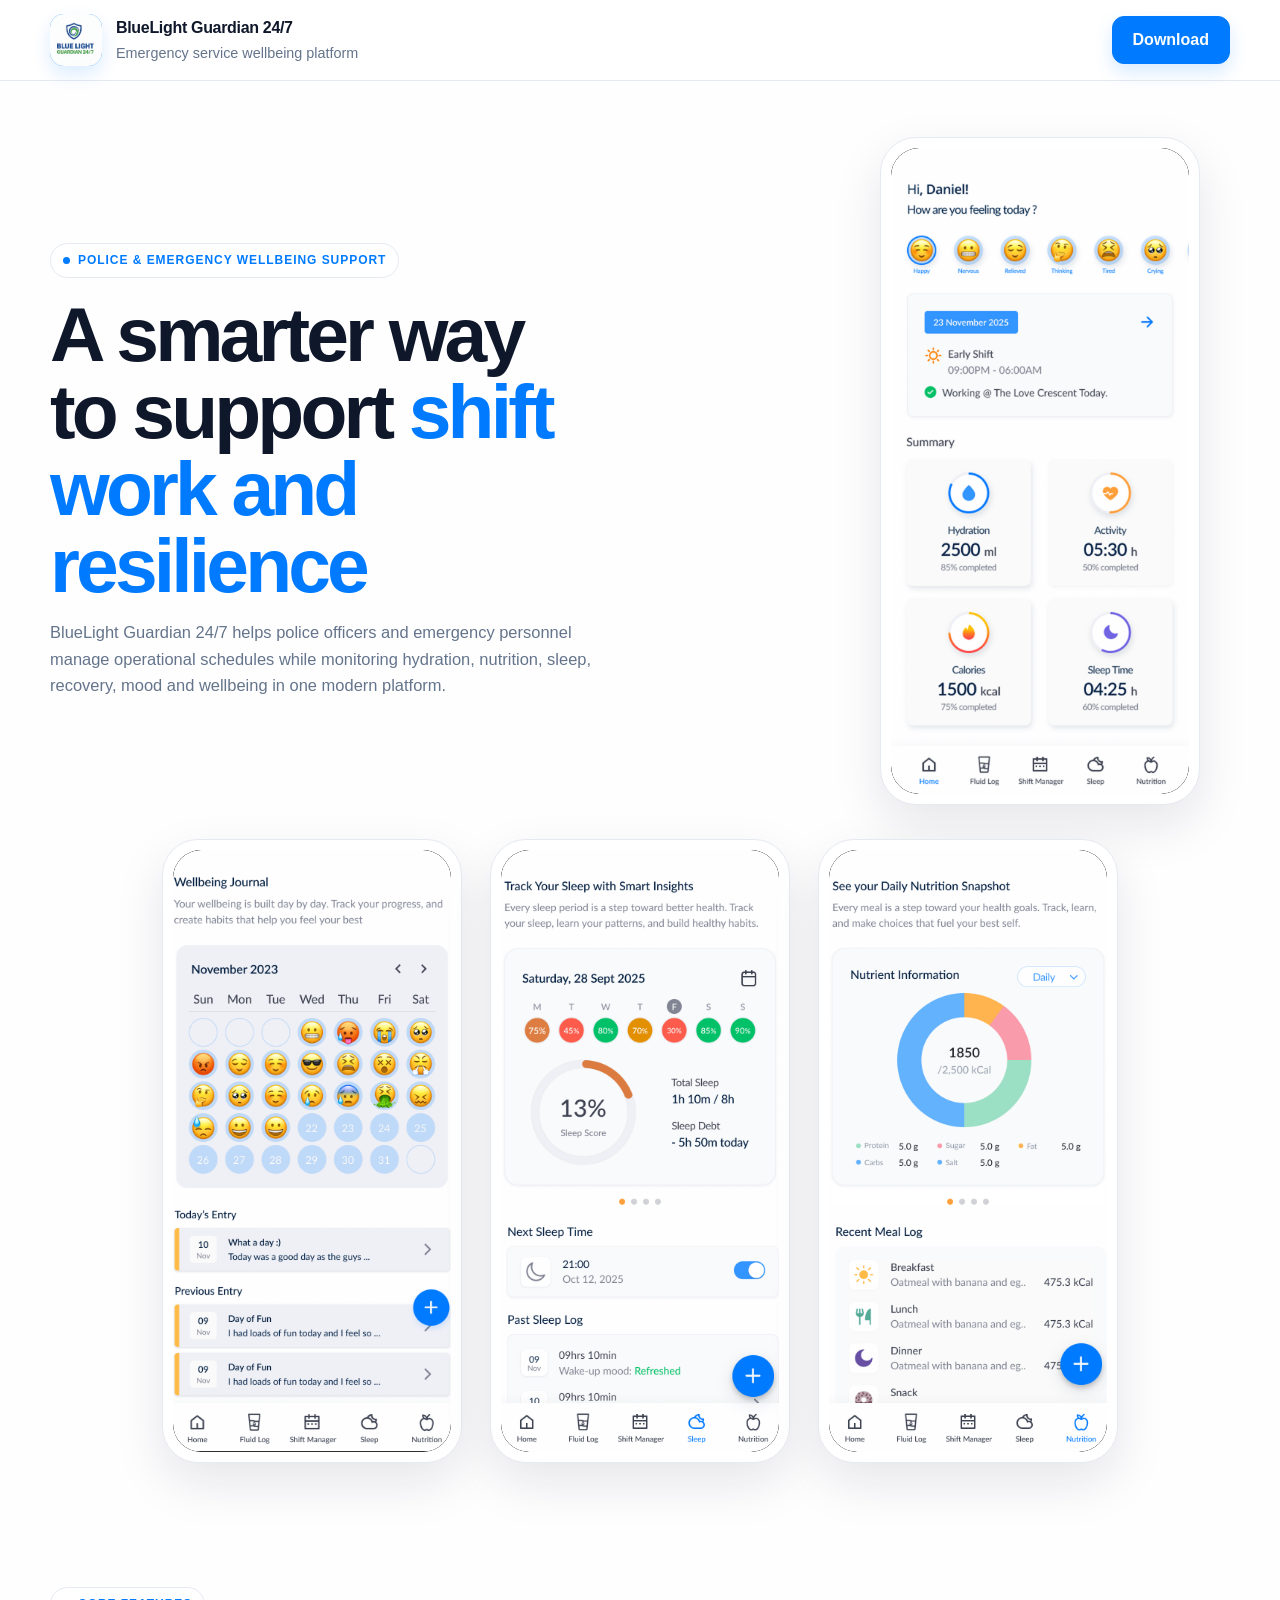
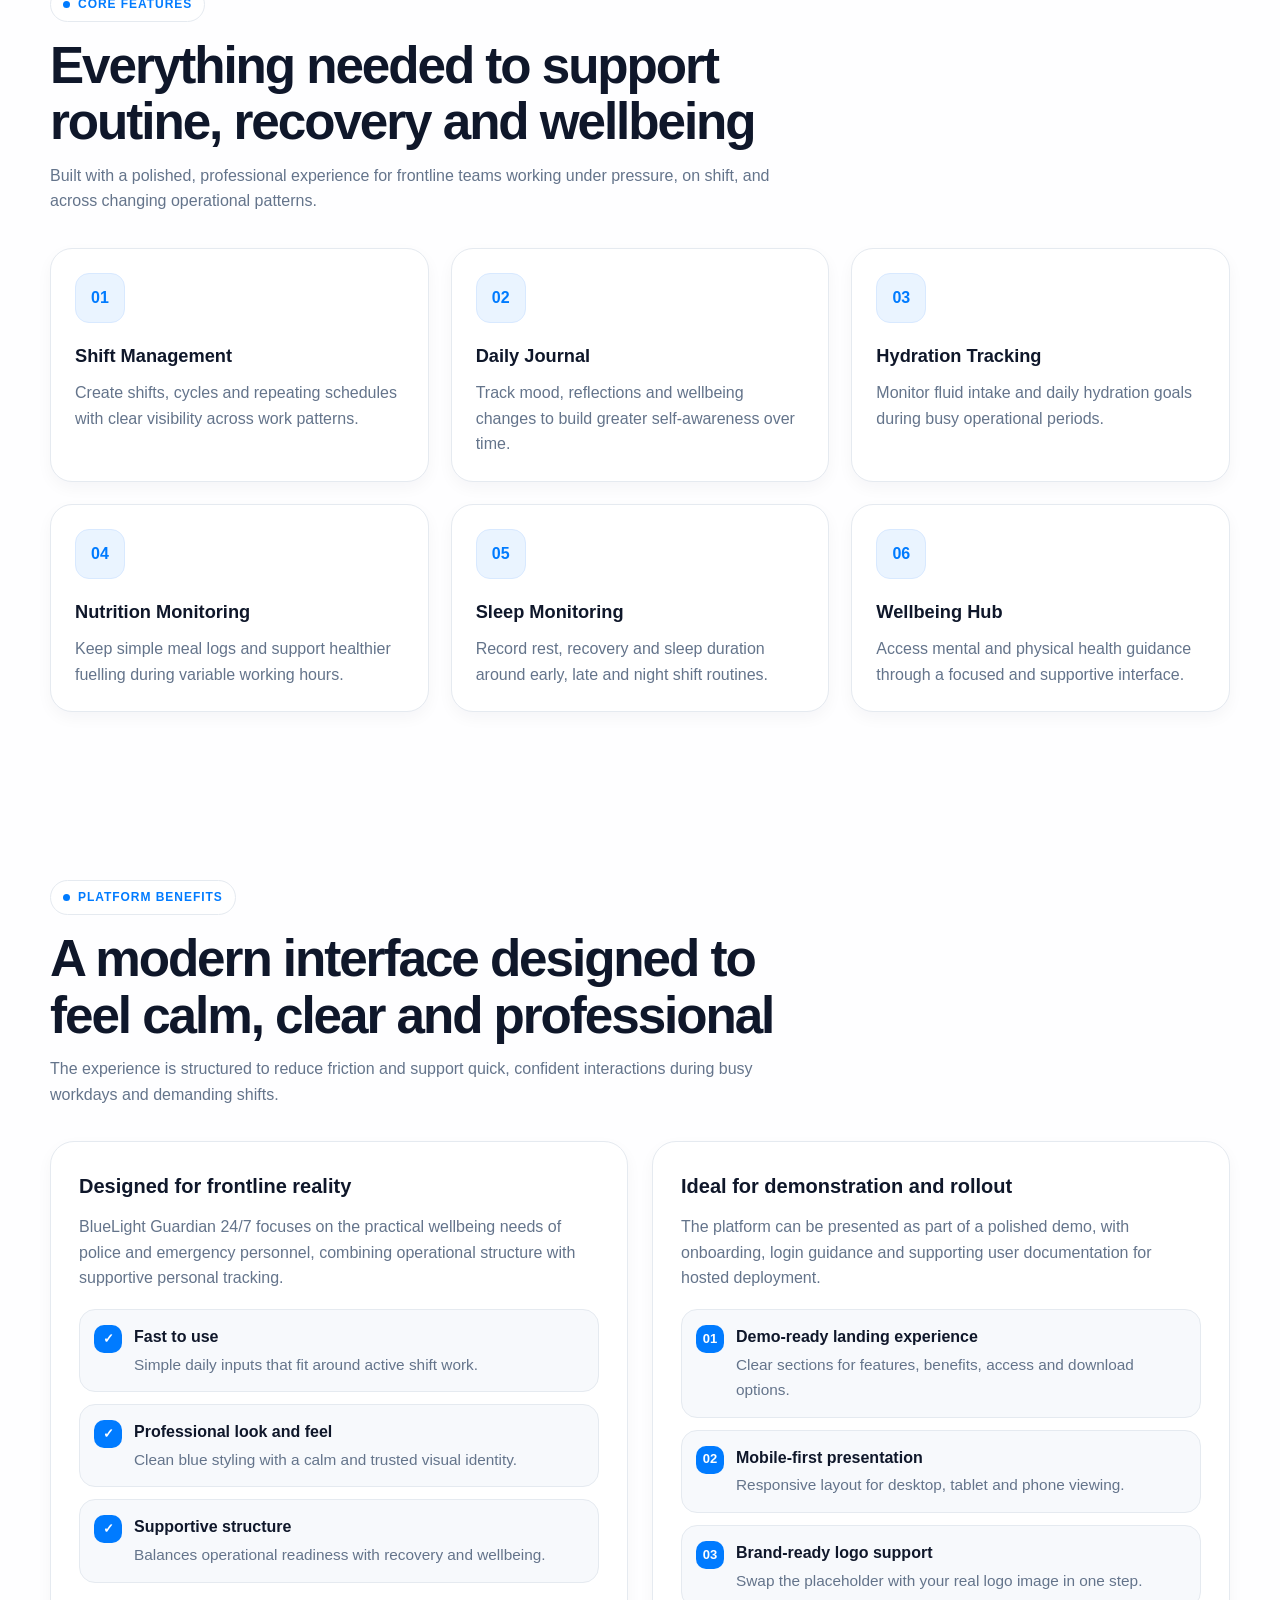
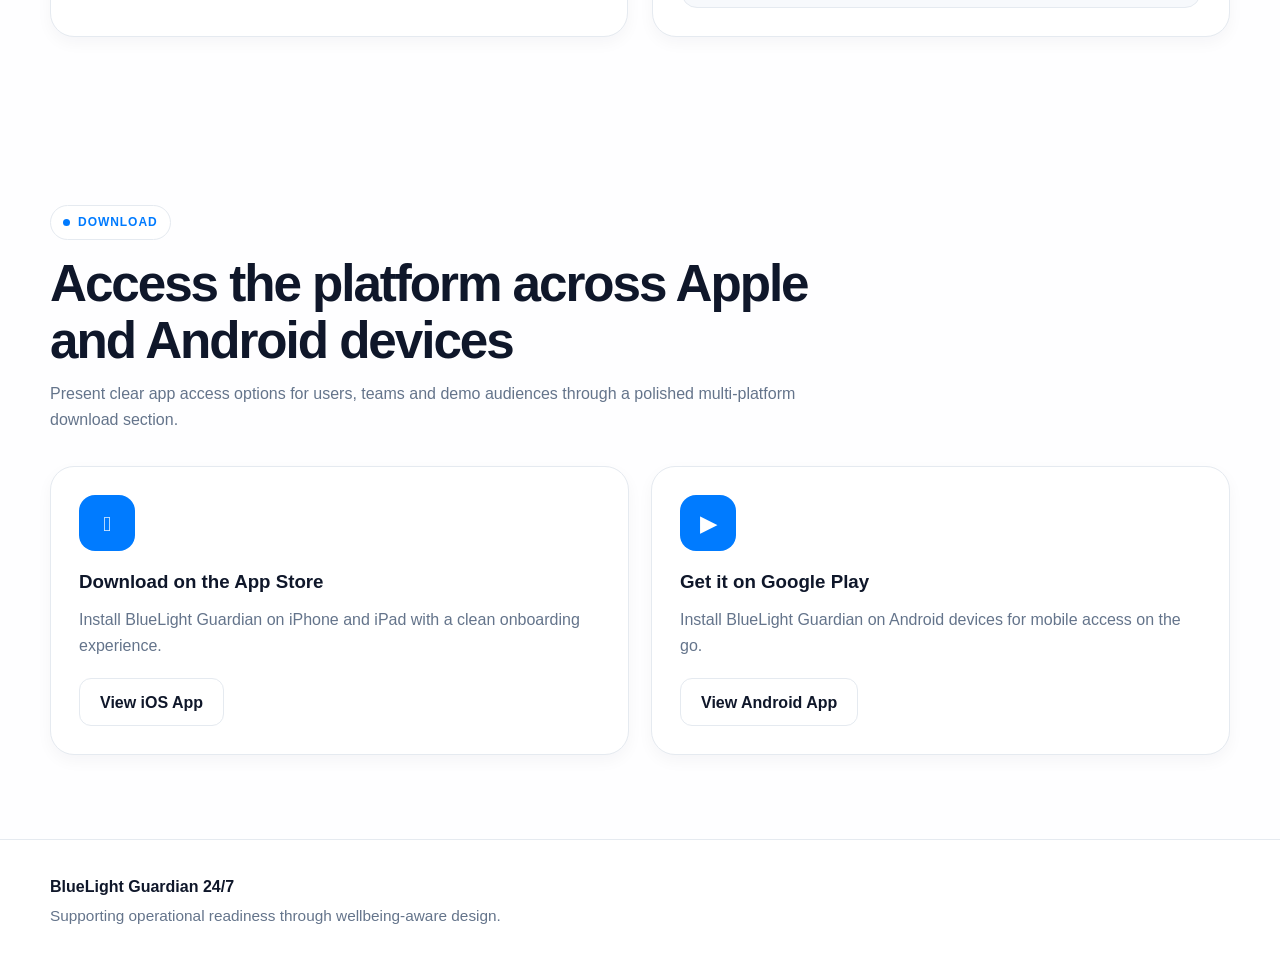
<file: index.html>
<!DOCTYPE html>
<html lang="en">
<head>
  <meta charset="UTF-8" />
  <meta name="viewport" content="width=device-width, initial-scale=1.0" />
  <title>BlueLight Guardian 24/7</title>
  <meta
    name="description"
    content="BlueLight Guardian 24/7 supports police and emergency personnel with shift scheduling, wellbeing tracking, sleep insights, hydration and resilience tools."
  />
  <style>
    :root{
      --bg:#FEFEFF;
      --surface:#FFFFFF;
      --surface-soft:#F7F9FC;
      --surface-muted:#F1F5F9;

      --primary:#007BFF;
      --primary-dark:#0067D6;
      --primary-soft:#EAF4FF;

      --text:#0F172A;
      --text-soft:#1E293B;
      --muted:#64748B;
      --muted-soft:#94A3B8;

      --line:#E5EAF0;
      --line-strong:#D8E1EA;

      --success:#22C55E;
      --success-bg:#F0FDF4;

      --info-bg:#EAF4FF;
      --info-border:#D6E9FF;
      --info-text:#007BFF;

      --shadow:0 10px 24px rgba(15,23,42,0.05);
      --shadow-soft:0 6px 16px rgba(15,23,42,0.04);
      --shadow-hover:0 14px 30px rgba(15,23,42,0.07);

      --radius-xl:28px;
      --radius-lg:20px;
      --radius-md:14px;
      --container:1180px;
    }

    *{box-sizing:border-box}
    html{scroll-behavior:smooth}

    body{
      margin:0;
      font-family:Inter, Arial, sans-serif;
      color:var(--text);
      background:var(--bg);
      line-height:1.6;
      -webkit-font-smoothing:antialiased;
      -moz-osx-font-smoothing:grayscale;
      text-rendering:optimizeLegibility;
    }

    img{max-width:100%;display:block}
    a{text-decoration:none;color:inherit}
    button{font:inherit}

    .container{
      width:min(var(--container), calc(100% - 2rem));
      margin:0 auto;
    }

    .section{
      padding:84px 0;
    }

    .eyebrow{
      display:inline-flex;
      align-items:center;
      gap:8px;
      padding:7px 12px;
      border-radius:999px;
      border:1px solid var(--line);
      background:var(--surface);
      color:var(--primary);
      font-size:12px;
      font-weight:700;
      letter-spacing:.08em;
      text-transform:uppercase;
    }

    .eyebrow::before{
      content:"";
      width:7px;
      height:7px;
      border-radius:50%;
      background:var(--primary);
    }

    .section-heading{
      max-width:760px;
      margin-bottom:34px;
    }

    .section-heading h2{
      margin:16px 0 12px;
      font-size:clamp(2.2rem, 4vw, 3.2rem);
      line-height:1.1;
      letter-spacing:-0.04em;
      color:var(--text);
    }

    .section-heading p{
      margin:0;
      color:var(--muted);
      font-size:1rem;
    }

    .btn{
      display:inline-flex;
      align-items:center;
      justify-content:center;
      gap:10px;
      min-height:48px;
      padding:0 20px;
      border-radius:12px;
      font-weight:700;
      border:1px solid transparent;
      transition:transform .2s ease, box-shadow .2s ease, background-color .2s ease, border-color .2s ease, color .2s ease;
      cursor:pointer;
    }

    .btn-primary{
      color:#FFFFFF;
      background:var(--primary);
      border-color:var(--primary);
      box-shadow:0 8px 18px rgba(0,123,255,0.16);
    }

    .btn-primary:hover{
      transform:translateY(-1px);
      background:var(--primary-dark);
      border-color:var(--primary-dark);
      color:#FFFFFF;
    }

    .btn-secondary{
      color:var(--text-soft);
      background:var(--surface);
      border-color:var(--line-strong);
    }

    .btn-secondary:hover{
      transform:translateY(-1px);
      background:var(--surface-soft);
      box-shadow:var(--shadow-soft);
    }

    .navbar{
      position:sticky;
      top:0;
      z-index:1000;
      background:rgba(255,255,255,0.94);
      backdrop-filter:blur(10px);
      border-bottom:1px solid var(--line);
    }

    .nav-inner{
      min-height:80px;
      display:flex;
      align-items:center;
      justify-content:space-between;
      gap:24px;
    }

    .logo{
      display:flex;
      align-items:center;
      gap:14px;
    }

    .logo-box{
      width:52px;
      height:52px;
      border-radius:14px;
      overflow:hidden;
      flex-shrink:0;
      background:var(--primary);
      box-shadow:0 8px 18px rgba(0,123,255,0.14);
      display:flex;
      align-items:center;
      justify-content:center;
      color:#fff;
      font-weight:800;
      font-size:1rem;
      letter-spacing:.02em;
    }

    .logo-box img{
      width:100%;
      height:100%;
      object-fit:cover;
    }

    .logo-copy{
      display:flex;
      flex-direction:column;
      gap:2px;
    }

    .brand{
      font-weight:800;
      font-size:1rem;
      letter-spacing:-0.02em;
      color:var(--text);
    }

    .subbrand{
      font-size:0.9rem;
      color:var(--muted);
    }

    .nav-links{
      display:flex;
      align-items:center;
      gap:22px;
    }

    .nav-links a{
      color:var(--muted);
      font-weight:600;
      transition:color .2s ease;
    }

    .nav-links a:hover{
      color:var(--text);
    }

    .hero{
      padding:56px 0 40px;
    }

    .hero-layout{
      display:grid;
      grid-template-columns:minmax(0, 1.05fr) minmax(280px, 380px);
      gap:44px;
      align-items:center;
    }

    .hero-copy{
      max-width:720px;
    }

    .hero h1{
      margin:18px 0 16px;
      font-size:clamp(2.8rem, 6vw, 4.8rem);
      line-height:1;
      letter-spacing:-0.05em;
      max-width:12ch;
      color:var(--text);
    }

    .hero h1 span{
      color:var(--primary);
    }

    .hero p{
      margin:0;
      max-width:60ch;
      color:var(--muted);
      font-size:1.03rem;
    }

    .hero-side-screen{
      display:flex;
      justify-content:center;
      align-items:center;
    }

    .hero-bottom-screens{
      margin-top:34px;
      display:flex;
      gap:28px;
      justify-content:center;
      align-items:flex-start;
      flex-wrap:wrap;
    }

    .phone-device{
      position:relative;
      width:300px;
      border-radius:36px;
      background:#FFFFFF;
      border:1px solid var(--line);
      box-shadow:0 20px 50px rgba(15,23,42,0.10);
      padding:10px;
      transition:transform .25s ease, box-shadow .25s ease;
    }

    .phone-device:hover{
      transform:translateY(-6px);
      box-shadow:0 26px 60px rgba(15,23,42,0.15);
    }

    .phone-device-single{
      width:320px;
    }

    .phone-device-bottom{
      width:300px;
    }

    .phone-frame{
      position:relative;
      overflow:hidden;
      border-radius:28px;
      background:#000;
      /* simple phone screen frame without notch */
    
      position:relative;
      overflow:hidden;
      border-radius:28px;
      background:#000;
    }

    

    .phone-frame img{
      width:100%;
      aspect-ratio:9 / 19.5;
      object-fit:cover;
      display:block;
      border-radius:28px;
    }

    .stats{
      margin-top:28px;
      display:grid;
      grid-template-columns:repeat(3,1fr);
      gap:18px;
    }

    .stat{
      background:var(--surface);
      border:1px solid var(--line);
      border-radius:18px;
      padding:22px;
      box-shadow:var(--shadow-soft);
    }

    .stat strong{
      display:block;
      font-size:1.8rem;
      color:var(--primary);
      line-height:1;
      margin-bottom:8px;
    }

    .stat p{
      margin:0;
      color:var(--muted);
      font-weight:600;
    }

    .feature-grid{
      display:grid;
      grid-template-columns:repeat(3,1fr);
      gap:22px;
    }

    .feature-link{
      text-decoration:none;
      color:inherit;
      display:block;
    }

    .feature-card{
      background:var(--surface);
      border:1px solid var(--line);
      border-radius:22px;
      padding:24px;
      box-shadow:var(--shadow-soft);
      transition:transform .25s ease, box-shadow .25s ease, border-color .25s ease;
      height:100%;
    }

    .feature-card:hover{
      transform:translateY(-3px);
      box-shadow:var(--shadow-hover);
      border-color:#D9E7F7;
    }

    .feature-icon{
      width:50px;
      height:50px;
      border-radius:14px;
      display:grid;
      place-items:center;
      margin-bottom:18px;
      background:var(--primary-soft);
      color:var(--primary);
      font-weight:800;
      border:1px solid #D8E9FF;
    }

    .feature-card h3{
      margin:0 0 10px;
      font-size:1.14rem;
      color:var(--text);
    }

    .feature-card p{
      margin:0;
      color:var(--muted);
    }

    .showcase{
      display:grid;
      grid-template-columns:1fr 1fr;
      gap:24px;
    }

    .showcase-card{
      background:var(--surface);
      border:1px solid var(--line);
      border-radius:24px;
      padding:28px;
      box-shadow:var(--shadow-soft);
    }

    .showcase-card h3{
      margin:0 0 12px;
      color:var(--text);
      font-size:1.25rem;
    }

    .showcase-card p{
      margin:0 0 18px;
      color:var(--muted);
    }

    .mini-list{
      display:grid;
      gap:12px;
    }

    .mini-item{
      display:flex;
      gap:12px;
      align-items:flex-start;
      padding:14px;
      border-radius:16px;
      background:var(--surface-soft);
      border:1px solid var(--line);
    }

    .mini-bullet{
      width:28px;
      height:28px;
      border-radius:10px;
      background:var(--primary);
      color:#fff;
      display:grid;
      place-items:center;
      font-size:13px;
      font-weight:800;
      flex-shrink:0;
      margin-top:1px;
    }

    .mini-item strong{
      display:block;
      color:var(--text);
      margin-bottom:2px;
    }

    .mini-item span{
      color:var(--muted);
      font-size:0.96rem;
    }

    .download-grid{
      display:grid;
      grid-template-columns:repeat(2,1fr);
      gap:22px;
    }

    .download-card{
      background:var(--surface);
      border:1px solid var(--line);
      border-radius:24px;
      padding:28px;
      box-shadow:var(--shadow-soft);
    }

    .store-icon{
      width:56px;
      height:56px;
      border-radius:16px;
      display:grid;
      place-items:center;
      margin-bottom:16px;
      background:var(--primary);
      color:#fff;
      font-size:1.3rem;
      font-weight:800;
    }

    .download-card h3{
      margin:0 0 10px;
      color:var(--text);
    }

    .download-card p{
      margin:0 0 20px;
      color:var(--muted);
    }

    .download-card .btn{
      background:#FFFFFF;
      border:1px solid var(--line);
      color:var(--text);
    }

    .download-card .btn:hover{
      background:#F7F9FC;
      border-color:#DCE3EA;
      color:var(--text);
    }

    .cta-wrap{
      background:var(--surface);
      border:1px solid var(--line);
      border-radius:28px;
      padding:40px;
      color:var(--text);
      box-shadow:var(--shadow);
      overflow:hidden;
      position:relative;
    }

    .cta-grid{
      position:relative;
      display:grid;
      grid-template-columns:1.1fr .9fr;
      gap:24px;
      align-items:center;
    }

    .cta-wrap h2{
      margin:16px 0 12px;
      font-size:clamp(2rem, 4vw, 3rem);
      line-height:1.08;
      letter-spacing:-0.03em;
    }

    .cta-wrap p{
      margin:0;
      color:var(--muted);
      max-width:62ch;
      font-size:1.02rem;
    }

    .cta-actions{
      display:flex;
      flex-direction:column;
      align-items:flex-start;
      gap:14px;
    }

    .footer{
      padding:34px 0 48px;
      border-top:1px solid var(--line);
      background:var(--surface);
    }

    .footer-inner{
      display:flex;
      justify-content:space-between;
      gap:24px;
      align-items:center;
    }

    .footer-brand{
      margin:0 0 4px;
      color:var(--text);
      font-weight:800;
    }

    .footer-copy{
      color:var(--muted);
      font-size:0.96rem;
    }

    .footer-links{
      display:flex;
      gap:18px;
      flex-wrap:wrap;
    }

    .footer-links a{
      color:var(--muted);
      font-weight:600;
    }

    .footer-links a:hover{
      color:var(--text);
    }

    @media (max-width: 1024px){
      .showcase,
      .feature-grid,
      .download-grid,
      .cta-grid{
        grid-template-columns:1fr;
      }

      .hero-layout{
        grid-template-columns:1fr;
        gap:28px;
      }

      .hero-copy{
        max-width:100%;
      }

      .hero h1{
        max-width:100%;
      }

      .hero-side-screen{
        justify-content:flex-start;
      }

      .hero-bottom-screens{
        justify-content:flex-start;
      }

      .cta-actions{
        flex-direction:row;
        flex-wrap:wrap;
      }
    }
    }
    }
    }

    @media (max-width: 780px){
      .nav-inner{
        flex-direction:column;
        align-items:flex-start;
        padding:16px 0;
      }

      .nav-links{
        flex-wrap:wrap;
        gap:14px;
      }

      .section{
        padding:72px 0;
      }

      .cta-wrap{
        padding:28px;
      }

      .footer-inner{
        flex-direction:column;
        align-items:flex-start;
      }
    }

    @media (max-width: 560px){
      .hero{
        padding-top:36px;
      }

      .hero-actions,
      .cta-actions{
        flex-direction:column;
        align-items:stretch;
      }

      .btn{
        width:100%;
      }

      .phone-device,
      .phone-device-single,
      .phone-device-bottom{
        width:100%;
        max-width:320px;
      }

      .hero-side-screen,
      .hero-bottom-screens{
        justify-content:center;
      }

      .logo-copy .subbrand{
        font-size:0.82rem;
      }
    }
    }
    }
    }
  </style>
</head>
<body>
  <header class="navbar">
    <div class="container nav-inner">
      <a href="#" class="logo" aria-label="BlueLight Guardian 24/7 home">
        <div class="logo-box">
          <img src="logo.png" alt="BlueLight Guardian 24/7 logo">
        </div>
        <div class="logo-copy">
          <span class="brand">BlueLight Guardian 24/7</span>
          <span class="subbrand">Emergency service wellbeing platform</span>
        </div>
      </a>

      <nav class="nav-links">
        <a href="#download" class="btn btn-primary" style="color:#FFFFFF">Download</a>
      </nav>
    </div>
  </header>

  <main>
    <section class="hero">
      <div class="container hero-layout">
        <div class="hero-copy">
          <div class="eyebrow">Police & emergency wellbeing support</div>

          <h1>
            A smarter way to support
            <span>shift work and resilience</span>
          </h1>

          <p>
            BlueLight Guardian 24/7 helps police officers and emergency personnel
            manage operational schedules while monitoring hydration, nutrition,
            sleep, recovery, mood and wellbeing in one modern platform.
          </p>
        </div>

        <div class="hero-side-screen">
          <div class="phone-device phone-device-single">
            <div class="phone-frame">
              <img src="appscreen1.png" alt="BlueLight Guardian dashboard screen">
            </div>
          </div>
        </div>
      </div>

      <div class="container hero-bottom-screens">
        <div class="phone-device phone-device-bottom">
          <div class="phone-frame">
            <img src="appscreen5.png" alt="BlueLight Guardian shift management screen">
          </div>
        </div>

        <div class="phone-device phone-device-bottom">
          <div class="phone-frame">
            <img src="appscreen3.png" alt="BlueLight Guardian wellbeing screen">
          </div>
        </div>

        <div class="phone-device phone-device-bottom">
          <div class="phone-frame">
            <img src="appscreen4.png" alt="BlueLight Guardian additional feature screen">
          </div>
        </div>
      </div>
    </section>

    <section id="features" class="section">
      <div class="container">
        <div class="section-heading">
          <div class="eyebrow">Core Features</div>
          <h2>Everything needed to support routine, recovery and wellbeing</h2>
          <p>
            Built with a polished, professional experience for frontline teams
            working under pressure, on shift, and across changing operational patterns.
          </p>
        </div>

        <div class="feature-grid">
          <a href="shiftmanagement.html" class="feature-link">
            <article class="feature-card">
              <div class="feature-icon">01</div>
              <h3>Shift Management</h3>
              <p>Create shifts, cycles and repeating schedules with clear visibility across work patterns.</p>
            </article>
          </a>

          <a href="journal.html" class="feature-link">
            <article class="feature-card">
              <div class="feature-icon">02</div>
              <h3>Daily Journal</h3>
              <p>Track mood, reflections and wellbeing changes to build greater self-awareness over time.</p>
            </article>
          </a>

          <a href="hydration.html" class="feature-link">
            <article class="feature-card">
              <div class="feature-icon">03</div>
              <h3>Hydration Tracking</h3>
              <p>Monitor fluid intake and daily hydration goals during busy operational periods.</p>
            </article>
          </a>

          <a href="nutrition.html" class="feature-link">
            <article class="feature-card">
              <div class="feature-icon">04</div>
              <h3>Nutrition Monitoring</h3>
              <p>Keep simple meal logs and support healthier fuelling during variable working hours.</p>
            </article>
          </a>

          <a href="sleep.html" class="feature-link">
            <article class="feature-card">
              <div class="feature-icon">05</div>
              <h3>Sleep Monitoring</h3>
              <p>Record rest, recovery and sleep duration around early, late and night shift routines.</p>
            </article>
          </a>

          <a href="wellbeing.html" class="feature-link">
            <article class="feature-card">
              <div class="feature-icon">06</div>
              <h3>Wellbeing Hub</h3>
              <p>Access mental and physical health guidance through a focused and supportive interface.</p>
            </article>
          </a>
        </div>
      </div>
    </section>

    <section id="platform" class="section">
      <div class="container">
        <div class="section-heading">
          <div class="eyebrow">Platform Benefits</div>
          <h2>A modern interface designed to feel calm, clear and professional</h2>
          <p>
            The experience is structured to reduce friction and support quick,
            confident interactions during busy workdays and demanding shifts.
          </p>
        </div>

        <div class="showcase">
          <div class="showcase-card">
            <h3>Designed for frontline reality</h3>
            <p>
              BlueLight Guardian 24/7 focuses on the practical wellbeing needs of
              police and emergency personnel, combining operational structure with
              supportive personal tracking.
            </p>

            <div class="mini-list">
              <div class="mini-item">
                <div class="mini-bullet">✓</div>
                <div>
                  <strong>Fast to use</strong>
                  <span>Simple daily inputs that fit around active shift work.</span>
                </div>
              </div>
              <div class="mini-item">
                <div class="mini-bullet">✓</div>
                <div>
                  <strong>Professional look and feel</strong>
                  <span>Clean blue styling with a calm and trusted visual identity.</span>
                </div>
              </div>
              <div class="mini-item">
                <div class="mini-bullet">✓</div>
                <div>
                  <strong>Supportive structure</strong>
                  <span>Balances operational readiness with recovery and wellbeing.</span>
                </div>
              </div>
            </div>
          </div>

          <div class="showcase-card">
            <h3>Ideal for demonstration and rollout</h3>
            <p>
              The platform can be presented as part of a polished demo, with onboarding,
              login guidance and supporting user documentation for hosted deployment.
            </p>

            <div class="mini-list">
              <div class="mini-item">
                <div class="mini-bullet">01</div>
                <div>
                  <strong>Demo-ready landing experience</strong>
                  <span>Clear sections for features, benefits, access and download options.</span>
                </div>
              </div>
              <div class="mini-item">
                <div class="mini-bullet">02</div>
                <div>
                  <strong>Mobile-first presentation</strong>
                  <span>Responsive layout for desktop, tablet and phone viewing.</span>
                </div>
              </div>
              <div class="mini-item">
                <div class="mini-bullet">03</div>
                <div>
                  <strong>Brand-ready logo support</strong>
                  <span>Swap the placeholder with your real logo image in one step.</span>
                </div>
              </div>
            </div>
          </div>
        </div>
      </div>
    </section>

    <section id="download" class="section">
      <div class="container">
        <div class="section-heading">
          <div class="eyebrow">Download</div>
          <h2>Access the platform across Apple and Android devices</h2>
          <p>
            Present clear app access options for users, teams and demo audiences
            through a polished multi-platform download section.
          </p>
        </div>

        <div class="download-grid">
          <div class="download-card">
            <div class="store-icon"></div>
            <h3>Download on the App Store</h3>
            <p>Install BlueLight Guardian on iPhone and iPad with a clean onboarding experience.</p>
            <a href="https://apps.apple.com/gb/app/blue-light-guardian-24-7/id6755662968" target="_blank" class="btn btn-secondary">View iOS App</a>
          </div>

          <div class="download-card">
            <div class="store-icon">▶</div>
            <h3>Get it on Google Play</h3>
            <p>Install BlueLight Guardian on Android devices for mobile access on the go.</p>
            <a href="#" target="_blank" class="btn btn-secondary">View Android App</a>
          </div>
        </div>
      </div>
    </section>

    
  </main>

  <footer class="footer">
    <div class="container footer-inner">
      <div>
        <p class="footer-brand">BlueLight Guardian 24/7</p>
        <div class="footer-copy">
          Supporting operational readiness through wellbeing-aware design.
        </div>
      </div>

      
    </div>
  </footer>
</body>
</html>
</file>
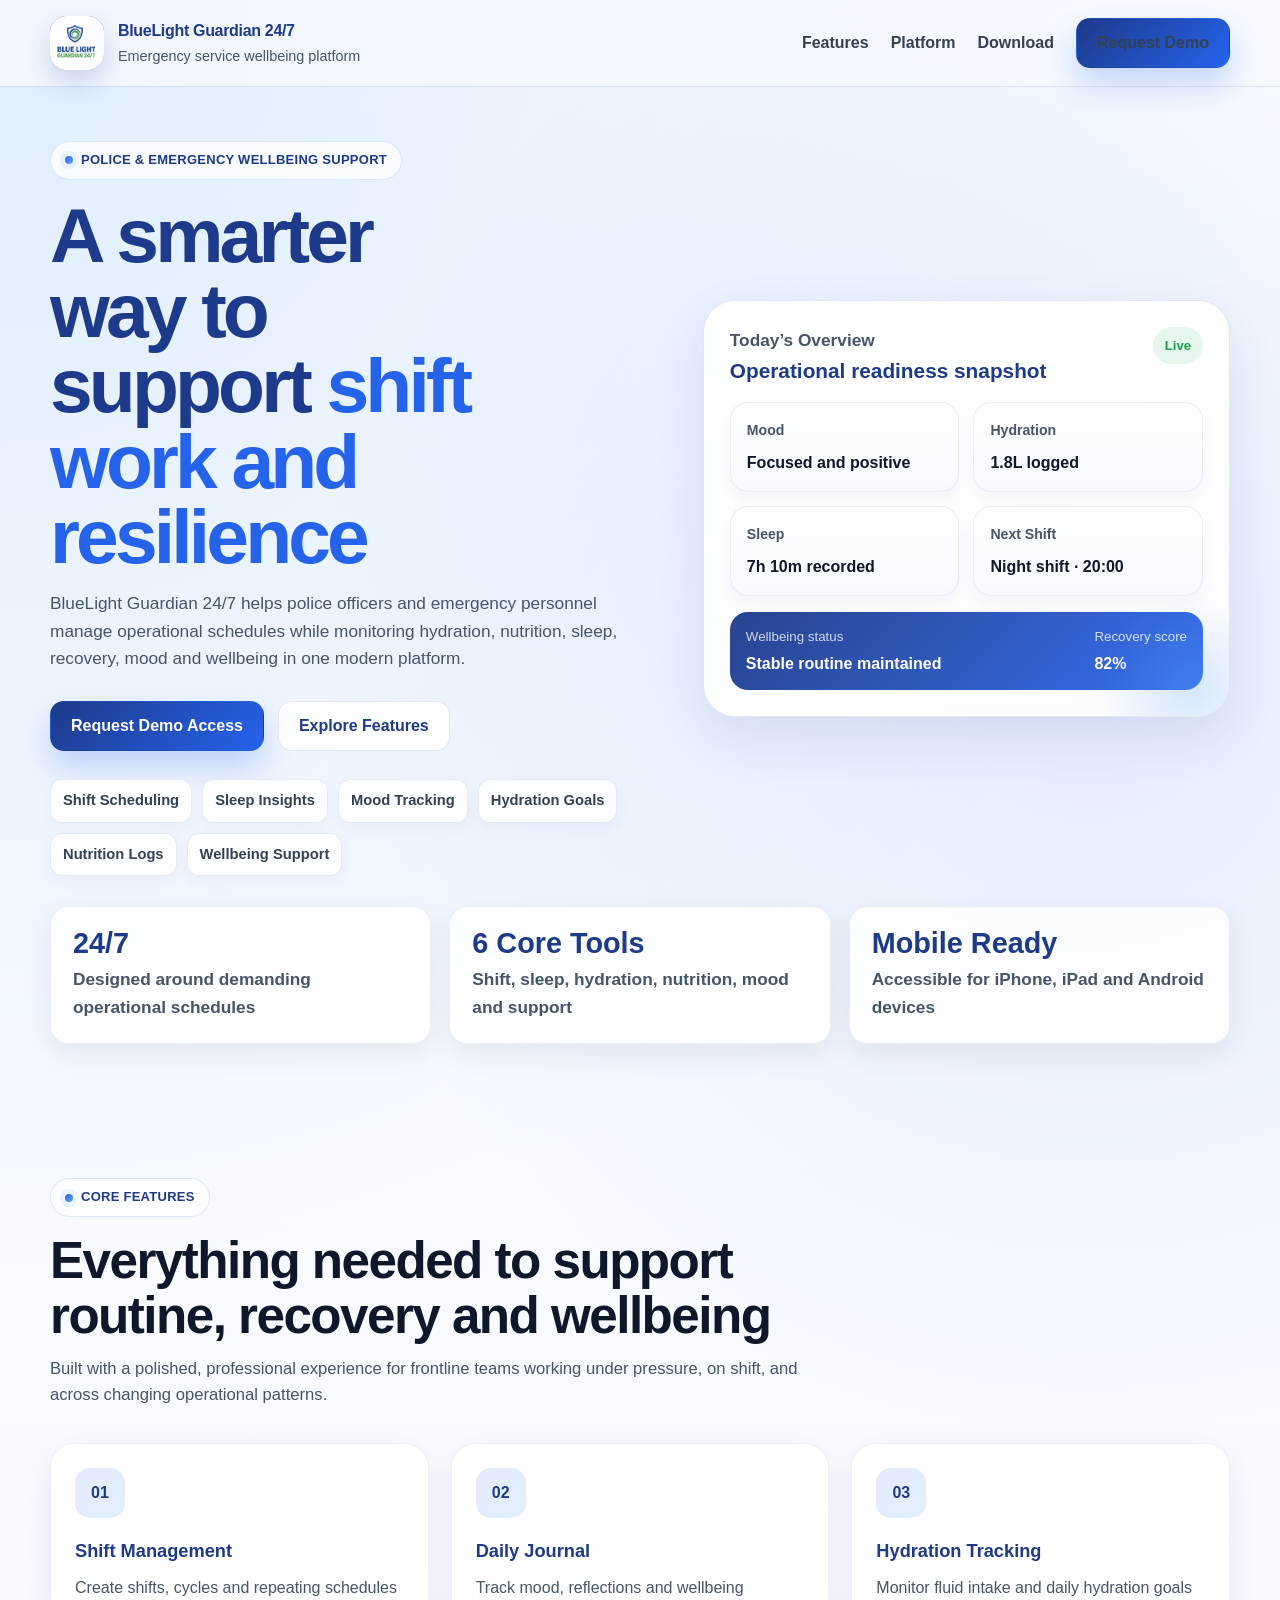
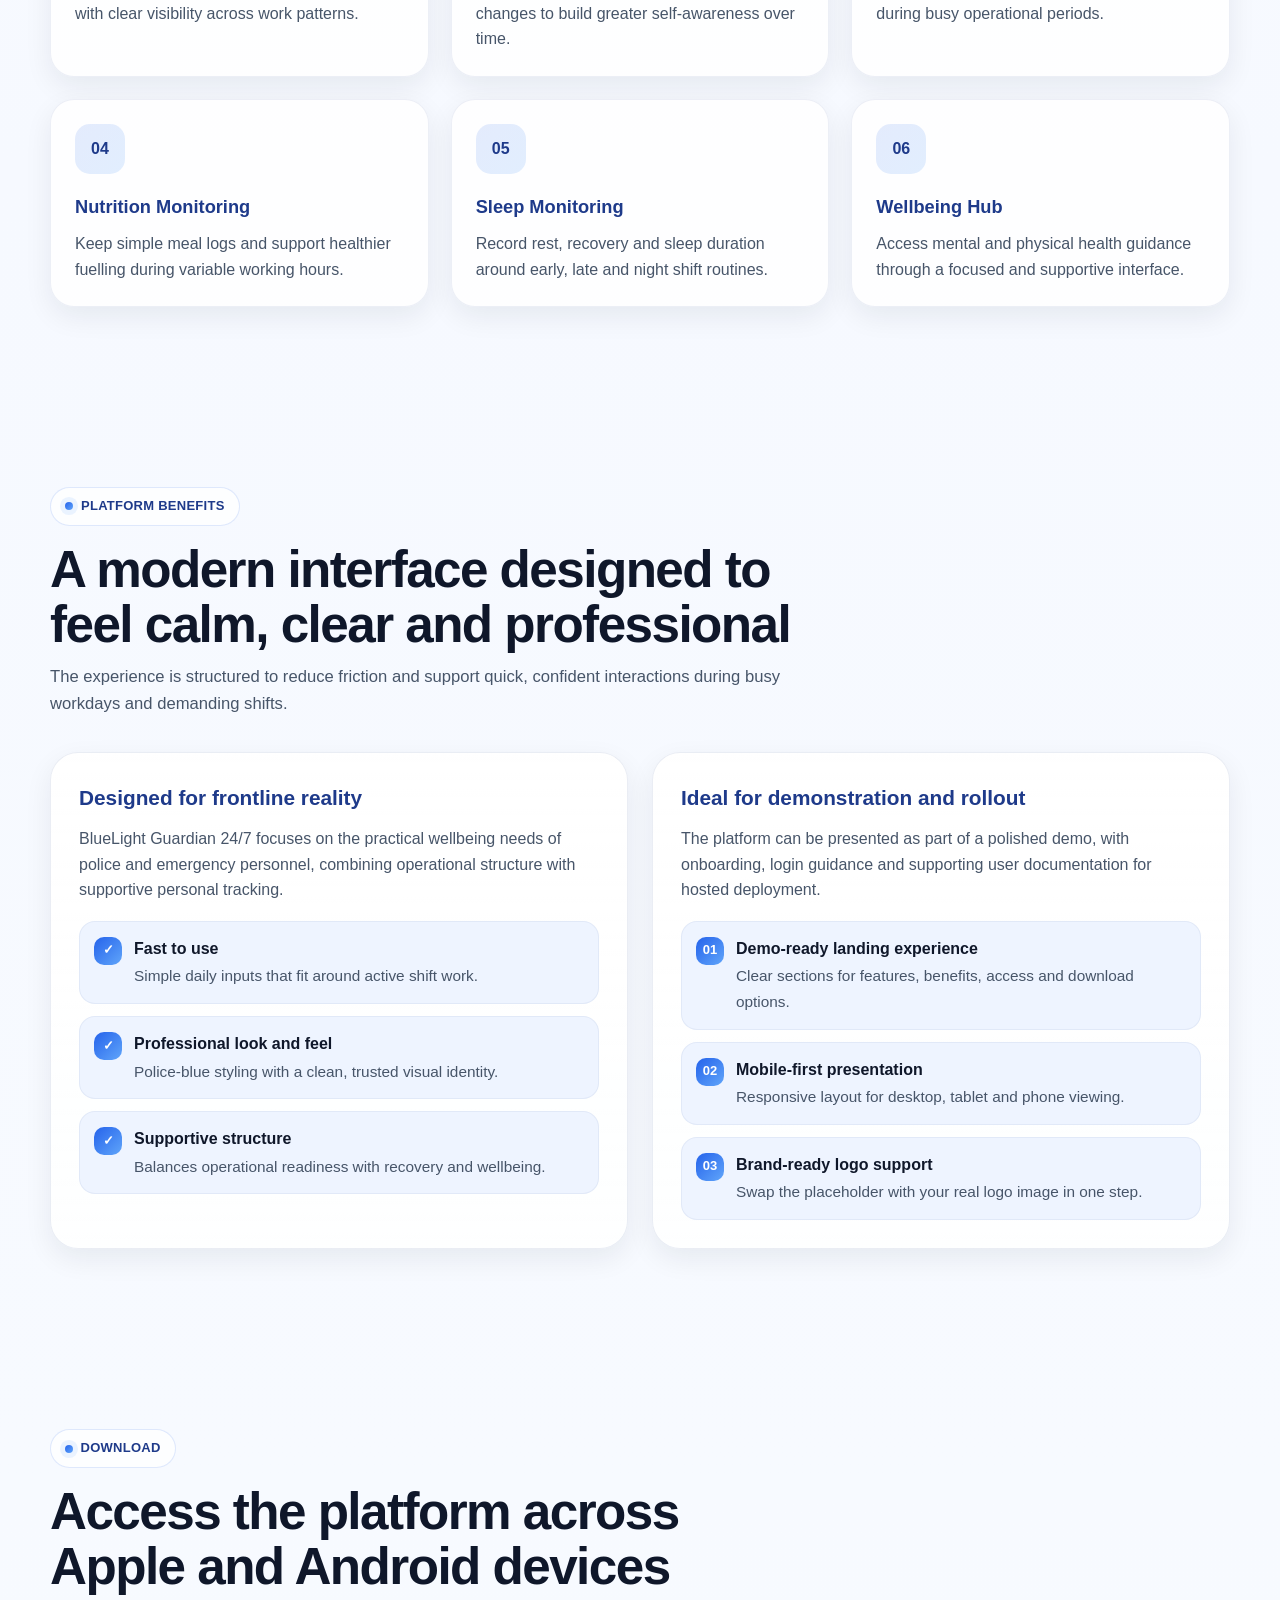
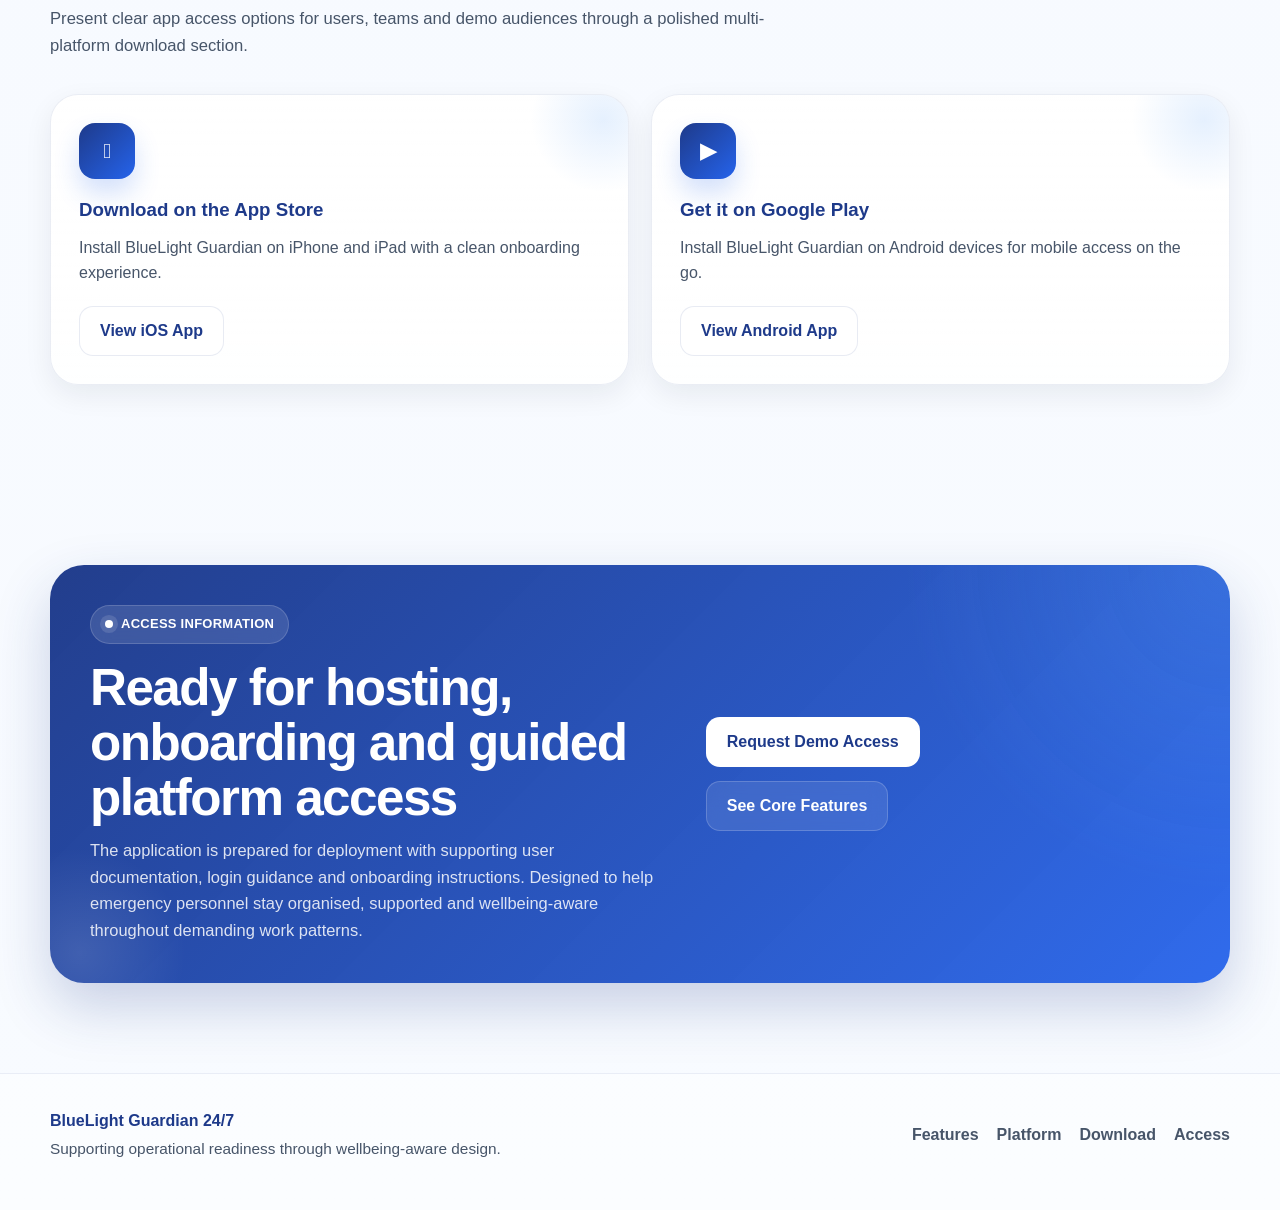
<file: indes.html>
<!DOCTYPE html>
<html lang="en">
<head>
  <meta charset="UTF-8" />
  <meta name="viewport" content="width=device-width, initial-scale=1.0" />
  <title>BlueLight Guardian 24/7</title>
  <meta
    name="description"
    content="BlueLight Guardian 24/7 supports police and emergency personnel with shift scheduling, wellbeing tracking, sleep insights, hydration and resilience tools."
  />
  <style>
    :root{
      --bg:#F6F9FF;
      --police-blue:#1E3A8A;
      --accent-blue:#2563EB;
      --highlight:#60A5FA;
      --text:#0F172A;
      --muted:#475569;
      --line:rgba(30,58,138,0.12);
      --white:#FFFFFF;
      --surface:rgba(255,255,255,0.78);
      --surface-soft:#EEF4FF;
      --success:#16A34A;
      --shadow:0 20px 50px rgba(30,58,138,0.10);
      --shadow-soft:0 10px 28px rgba(15,23,42,0.07);
      --radius-xl:28px;
      --radius-lg:20px;
      --radius-md:14px;
      --container:1180px;
    }

    *{box-sizing:border-box}
    html{scroll-behavior:smooth}
    body{
      margin:0;
      font-family:Inter, Arial, sans-serif;
      color:var(--text);
      background:
        radial-gradient(circle at top left, rgba(96,165,250,0.18), transparent 28%),
        radial-gradient(circle at 85% 15%, rgba(37,99,235,0.10), transparent 20%),
        linear-gradient(180deg, #FBFDFF 0%, var(--bg) 40%, #F8FBFF 100%);
      line-height:1.6;
    }

    img{max-width:100%;display:block}
    a{text-decoration:none;color:inherit}
    button{font:inherit}

    .container{
      width:min(var(--container), calc(100% - 2rem));
      margin:0 auto;
    }

    .section{
      padding:90px 0;
    }

    .eyebrow{
      display:inline-flex;
      align-items:center;
      gap:8px;
      padding:8px 14px;
      border-radius:999px;
      border:1px solid rgba(37,99,235,0.14);
      background:rgba(255,255,255,0.75);
      color:var(--police-blue);
      font-size:13px;
      font-weight:700;
      letter-spacing:.02em;
      text-transform:uppercase;
      backdrop-filter:blur(10px);
    }

    .eyebrow::before{
      content:"";
      width:8px;
      height:8px;
      border-radius:50%;
      background:linear-gradient(135deg, var(--accent-blue), var(--highlight));
      box-shadow:0 0 0 5px rgba(96,165,250,0.12);
    }

    .section-heading{
      max-width:760px;
      margin-bottom:34px;
    }

    .section-heading h2{
      margin:16px 0 12px;
      font-size:clamp(2rem, 4vw, 3.2rem);
      line-height:1.08;
      letter-spacing:-0.03em;
    }

    .section-heading p{
      margin:0;
      color:var(--muted);
      font-size:1.04rem;
    }

    .btn{
      display:inline-flex;
      align-items:center;
      justify-content:center;
      gap:10px;
      min-height:50px;
      padding:0 20px;
      border-radius:14px;
      font-weight:700;
      border:1px solid transparent;
      transition:.25s ease;
      cursor:pointer;
    }

    .btn-primary{
      color:#fff;
      background:linear-gradient(135deg, var(--police-blue), var(--accent-blue));
      box-shadow:0 16px 30px rgba(37,99,235,0.24);
    }

    .btn-primary:hover{
      transform:translateY(-2px);
      box-shadow:0 20px 36px rgba(37,99,235,0.28);
    }

    .btn-secondary{
      color:var(--police-blue);
      background:rgba(255,255,255,0.78);
      border-color:rgba(30,58,138,0.10);
      backdrop-filter:blur(10px);
    }

    .btn-secondary:hover{
      transform:translateY(-2px);
      box-shadow:var(--shadow-soft);
      background:#fff;
    }

    /* NAV */
    .navbar{
      position:sticky;
      top:0;
      z-index:1000;
      background:rgba(246,249,255,0.78);
      backdrop-filter:blur(14px);
      border-bottom:1px solid var(--line);
    }

    .nav-inner{
      min-height:86px;
      display:flex;
      align-items:center;
      justify-content:space-between;
      gap:24px;
    }

    .logo{
      display:flex;
      align-items:center;
      gap:14px;
    }

    .logo-box{
      width:54px;
      height:54px;
      border-radius:16px;
      overflow:hidden;
      flex-shrink:0;
      background:linear-gradient(135deg, var(--police-blue), var(--accent-blue));
      box-shadow:0 12px 24px rgba(30,58,138,0.18);
      display:flex;
      align-items:center;
      justify-content:center;
      color:#fff;
      font-weight:800;
      font-size:1rem;
      letter-spacing:.02em;
    }

    .logo-box img{
      width:100%;
      height:100%;
      object-fit:cover;
    }

    .logo-copy{
      display:flex;
      flex-direction:column;
      gap:2px;
    }

    .brand{
      font-weight:800;
      font-size:1rem;
      letter-spacing:-0.02em;
      color:var(--police-blue);
    }

    .subbrand{
      font-size:0.9rem;
      color:var(--muted);
    }

    .nav-links{
      display:flex;
      align-items:center;
      gap:22px;
    }

    .nav-links a{
      color:#334155;
      font-weight:600;
      transition:.2s ease;
    }

    .nav-links a:hover{
      color:var(--accent-blue);
    }

    /* HERO */
    .hero{
      padding:54px 0 44px;
    }

    .hero-grid{
      display:grid;
      grid-template-columns:1.08fr .92fr;
      gap:34px;
      align-items:center;
    }

    .hero h1{
      margin:18px 0 16px;
      font-size:clamp(2.8rem, 6vw, 5rem);
      line-height:0.98;
      letter-spacing:-0.05em;
      max-width:10.5ch;
      color:var(--police-blue);
    }

    .hero h1 span{
      color:var(--accent-blue);
    }

    .hero p{
      margin:0;
      max-width:62ch;
      color:var(--muted);
      font-size:1.08rem;
    }

    .hero-actions{
      display:flex;
      flex-wrap:wrap;
      gap:14px;
      margin:28px 0;
    }

    .hero-tags{
      display:flex;
      flex-wrap:wrap;
      gap:10px;
      margin-top:22px;
    }

    .hero-tags span{
      display:inline-flex;
      align-items:center;
      padding:9px 12px;
      border-radius:12px;
      background:rgba(255,255,255,0.82);
      border:1px solid rgba(30,58,138,0.10);
      color:#334155;
      font-weight:600;
      font-size:0.92rem;
      box-shadow:0 6px 16px rgba(30,58,138,0.04);
    }

    /* HERO PANEL */
    .hero-panel{
      position:relative;
      background:linear-gradient(180deg, rgba(255,255,255,0.96), rgba(255,255,255,0.84));
      border:1px solid rgba(30,58,138,0.12);
      border-radius:32px;
      box-shadow:var(--shadow);
      padding:26px;
      overflow:hidden;
    }

    .hero-panel::before{
      content:"";
      position:absolute;
      inset:auto -50px -60px auto;
      width:180px;
      height:180px;
      background:radial-gradient(circle, rgba(96,165,250,0.25), transparent 70%);
      pointer-events:none;
    }

    .panel-header{
      display:flex;
      justify-content:space-between;
      align-items:flex-start;
      gap:16px;
      margin-bottom:18px;
    }

    .panel-title{
      margin:0;
      color:var(--muted);
      font-size:0.9rem;
      font-weight:700;
    }

    .panel-header h3{
      margin:5px 0 0;
      font-size:1.3rem;
      line-height:1.2;
      color:var(--police-blue);
    }

    .live-pill{
      padding:8px 12px;
      border-radius:999px;
      background:rgba(22,163,74,0.10);
      color:var(--success);
      font-size:0.82rem;
      font-weight:800;
      white-space:nowrap;
    }

    .metric-grid{
      display:grid;
      grid-template-columns:repeat(2,1fr);
      gap:14px;
      margin-bottom:16px;
    }

    .metric{
      background:linear-gradient(180deg, #FDFEFF, #F6F9FF);
      border:1px solid rgba(30,58,138,0.08);
      border-radius:18px;
      padding:16px;
      box-shadow:0 8px 18px rgba(15,23,42,0.04);
    }

    .metric span{
      display:block;
      color:var(--muted);
      font-size:0.88rem;
      margin-bottom:8px;
      font-weight:600;
    }

    .metric strong{
      display:block;
      font-size:1rem;
      color:var(--text);
    }

    .panel-strip{
      padding:14px 16px;
      border-radius:18px;
      background:linear-gradient(135deg, rgba(30,58,138,0.95), rgba(37,99,235,0.92));
      color:#fff;
      display:flex;
      justify-content:space-between;
      gap:14px;
      align-items:center;
    }

    .panel-strip small{
      display:block;
      opacity:.78;
      margin-bottom:3px;
    }

    .panel-strip strong{
      font-size:1rem;
    }

    /* STATS */
    .stats{
      margin-top:30px;
      display:grid;
      grid-template-columns:repeat(3,1fr);
      gap:18px;
    }

    .stat{
      background:rgba(255,255,255,0.8);
      border:1px solid rgba(30,58,138,0.08);
      border-radius:18px;
      padding:22px;
      box-shadow:var(--shadow-soft);
    }

    .stat strong{
      display:block;
      font-size:1.8rem;
      color:var(--police-blue);
      line-height:1;
      margin-bottom:8px;
    }

    .stat p{
      margin:0;
      color:var(--muted);
      font-weight:600;
    }

    /* FEATURES */
    .feature-grid{
      display:grid;
      grid-template-columns:repeat(3,1fr);
      gap:22px;
    }

    .feature-card{
      background:rgba(255,255,255,0.86);
      border:1px solid rgba(30,58,138,0.08);
      border-radius:24px;
      padding:24px;
      box-shadow:var(--shadow-soft);
      transition:.25s ease;
    }

    .feature-card:hover{
      transform:translateY(-6px);
      box-shadow:var(--shadow);
      border-color:rgba(37,99,235,0.16);
    }

    .feature-icon{
      width:50px;
      height:50px;
      border-radius:15px;
      display:grid;
      place-items:center;
      margin-bottom:18px;
      background:linear-gradient(135deg, rgba(37,99,235,0.12), rgba(96,165,250,0.18));
      color:var(--police-blue);
      font-weight:800;
    }

    .feature-card h3{
      margin:0 0 10px;
      font-size:1.14rem;
      color:var(--police-blue);
    }

    .feature-card p{
      margin:0;
      color:var(--muted);
    }

    /* SHOWCASE */
    .showcase{
      display:grid;
      grid-template-columns:1fr 1fr;
      gap:24px;
    }

    .showcase-card{
      background:linear-gradient(180deg, rgba(255,255,255,0.96), rgba(255,255,255,0.85));
      border:1px solid rgba(30,58,138,0.09);
      border-radius:28px;
      padding:28px;
      box-shadow:var(--shadow-soft);
    }

    .showcase-card h3{
      margin:0 0 12px;
      color:var(--police-blue);
      font-size:1.3rem;
    }

    .showcase-card p{
      margin:0 0 18px;
      color:var(--muted);
    }

    .mini-list{
      display:grid;
      gap:12px;
    }

    .mini-item{
      display:flex;
      gap:12px;
      align-items:flex-start;
      padding:14px;
      border-radius:16px;
      background:var(--surface-soft);
      border:1px solid rgba(30,58,138,0.06);
    }

    .mini-bullet{
      width:28px;
      height:28px;
      border-radius:10px;
      background:linear-gradient(135deg, var(--accent-blue), var(--highlight));
      color:#fff;
      display:grid;
      place-items:center;
      font-size:13px;
      font-weight:800;
      flex-shrink:0;
      margin-top:1px;
    }

    .mini-item strong{
      display:block;
      color:var(--text);
      margin-bottom:2px;
    }

    .mini-item span{
      color:var(--muted);
      font-size:0.96rem;
    }

    /* DOWNLOAD */
    .download-grid{
      display:grid;
      grid-template-columns:repeat(2,1fr);
      gap:22px;
    }

    .download-card{
      position:relative;
      background:linear-gradient(180deg, rgba(255,255,255,0.98), rgba(255,255,255,0.88));
      border:1px solid rgba(30,58,138,0.09);
      border-radius:28px;
      padding:28px;
      box-shadow:var(--shadow-soft);
      overflow:hidden;
    }

    .download-card::after{
      content:"";
      position:absolute;
      top:-50px;
      right:-50px;
      width:150px;
      height:150px;
      background:radial-gradient(circle, rgba(96,165,250,0.16), transparent 68%);
    }

    .store-icon{
      width:56px;
      height:56px;
      border-radius:16px;
      display:grid;
      place-items:center;
      margin-bottom:16px;
      background:linear-gradient(135deg, var(--police-blue), var(--accent-blue));
      color:#fff;
      font-size:1.3rem;
      font-weight:800;
      box-shadow:0 14px 26px rgba(37,99,235,0.20);
    }

    .download-card h3{
      margin:0 0 10px;
      color:var(--police-blue);
    }

    .download-card p{
      margin:0 0 20px;
      color:var(--muted);
    }

    /* CTA */
    .cta-wrap{
      background:
        radial-gradient(circle at top right, rgba(96,165,250,0.22), transparent 26%),
        linear-gradient(135deg, rgba(30,58,138,0.98), rgba(37,99,235,0.95));
      border-radius:34px;
      padding:40px;
      color:#fff;
      box-shadow:0 24px 55px rgba(30,58,138,0.22);
      overflow:hidden;
      position:relative;
    }

    .cta-wrap::before{
      content:"";
      position:absolute;
      inset:auto auto -80px -80px;
      width:220px;
      height:220px;
      background:radial-gradient(circle, rgba(255,255,255,0.12), transparent 68%);
      pointer-events:none;
    }

    .cta-grid{
      position:relative;
      display:grid;
      grid-template-columns:1.1fr .9fr;
      gap:24px;
      align-items:center;
    }

    .cta-wrap .eyebrow{
      background:rgba(255,255,255,0.12);
      color:#fff;
      border-color:rgba(255,255,255,0.16);
    }

    .cta-wrap .eyebrow::before{
      background:#fff;
      box-shadow:0 0 0 5px rgba(255,255,255,0.12);
    }

    .cta-wrap h2{
      margin:16px 0 12px;
      font-size:clamp(2rem, 4vw, 3.2rem);
      line-height:1.08;
      letter-spacing:-0.03em;
    }

    .cta-wrap p{
      margin:0;
      color:rgba(255,255,255,0.84);
      max-width:62ch;
      font-size:1.03rem;
    }

    .cta-actions{
      display:flex;
      flex-direction:column;
      align-items:flex-start;
      gap:14px;
    }

    .cta-actions .btn-primary{
      background:#fff;
      color:var(--police-blue);
      box-shadow:none;
    }

    .cta-actions .btn-secondary{
      background:rgba(255,255,255,0.10);
      color:#fff;
      border-color:rgba(255,255,255,0.18);
    }

    /* FOOTER */
    .footer{
      padding:34px 0 48px;
      border-top:1px solid rgba(30,58,138,0.08);
      background:rgba(255,255,255,0.35);
    }

    .footer-inner{
      display:flex;
      justify-content:space-between;
      gap:24px;
      align-items:center;
    }

    .footer-brand{
      margin:0 0 4px;
      color:var(--police-blue);
      font-weight:800;
    }

    .footer-copy{
      color:var(--muted);
      font-size:0.96rem;
    }

    .footer-links{
      display:flex;
      gap:18px;
      flex-wrap:wrap;
    }

    .footer-links a{
      color:var(--muted);
      font-weight:600;
    }

    .footer-links a:hover{
      color:var(--accent-blue);
    }

    /* RESPONSIVE */
    @media (max-width: 1024px){
      .hero-grid,
      .showcase,
      .cta-grid,
      .feature-grid,
      .download-grid,
      .stats{
        grid-template-columns:1fr;
      }

      .hero h1{
        max-width:100%;
      }

      .cta-actions{
        flex-direction:row;
        flex-wrap:wrap;
      }
    }

    @media (max-width: 780px){
      .nav-inner{
        flex-direction:column;
        align-items:flex-start;
        padding:16px 0;
      }

      .nav-links{
        flex-wrap:wrap;
        gap:14px;
      }

      .metric-grid{
        grid-template-columns:1fr;
      }

      .section{
        padding:72px 0;
      }

      .cta-wrap{
        padding:28px;
      }

      .footer-inner{
        flex-direction:column;
        align-items:flex-start;
      }
    }

    @media (max-width: 560px){
      .hero{
        padding-top:34px;
      }

      .hero-actions,
      .cta-actions{
        flex-direction:column;
        align-items:stretch;
      }

      .btn{
        width:100%;
      }

      .logo-copy .subbrand{
        font-size:0.82rem;
      }
    }
  </style>
</head>
<body>

  <header class="navbar">
    <div class="container nav-inner">
      <a href="#" class="logo" aria-label="BlueLight Guardian 24/7 home">
        <div class="logo-box">
          <!-- Replace with your real logo image if available -->
          <img src="logo.png" alt="BlueLight Guardian 24/7 logo"> 
        </div>
        <div class="logo-copy">
          <span class="brand">BlueLight Guardian 24/7</span>
          <span class="subbrand">Emergency service wellbeing platform</span>
        </div>
      </a>

      <nav class="nav-links">
        <a href="#features">Features</a>
        <a href="#platform">Platform</a>
        <a href="#download">Download</a>
        <a href="#access" class="btn btn-primary">Request Demo</a>
      </nav>
    </div>
  </header>

  <main>
    <section class="hero">
      <div class="container hero-grid">
        <div>
          <div class="eyebrow">Police & emergency wellbeing support</div>
          <h1>
            A smarter way to support
            <span>shift work and resilience</span>
          </h1>
          <p>
            BlueLight Guardian 24/7 helps police officers and emergency personnel
            manage operational schedules while monitoring hydration, nutrition,
            sleep, recovery, mood and wellbeing in one modern platform.
          </p>

          <div class="hero-actions">
            <a href="#access" class="btn btn-primary">Request Demo Access</a>
            <a href="#features" class="btn btn-secondary">Explore Features</a>
          </div>

          <div class="hero-tags">
            <span>Shift Scheduling</span>
            <span>Sleep Insights</span>
            <span>Mood Tracking</span>
            <span>Hydration Goals</span>
            <span>Nutrition Logs</span>
            <span>Wellbeing Support</span>
          </div>
        </div>

        <div class="hero-panel">
          <div class="panel-header">
            <div>
              <p class="panel-title">Today’s Overview</p>
              <h3>Operational readiness snapshot</h3>
            </div>
            <div class="live-pill">Live</div>
          </div>

          <div class="metric-grid">
            <div class="metric">
              <span>Mood</span>
              <strong>Focused and positive</strong>
            </div>
            <div class="metric">
              <span>Hydration</span>
              <strong>1.8L logged</strong>
            </div>
            <div class="metric">
              <span>Sleep</span>
              <strong>7h 10m recorded</strong>
            </div>
            <div class="metric">
              <span>Next Shift</span>
              <strong>Night shift · 20:00</strong>
            </div>
          </div>

          <div class="panel-strip">
            <div>
              <small>Wellbeing status</small>
              <strong>Stable routine maintained</strong>
            </div>
            <div>
              <small>Recovery score</small>
              <strong>82%</strong>
            </div>
          </div>
        </div>
      </div>

      <div class="container stats">
        <div class="stat">
          <strong>24/7</strong>
          <p>Designed around demanding operational schedules</p>
        </div>
        <div class="stat">
          <strong>6 Core Tools</strong>
          <p>Shift, sleep, hydration, nutrition, mood and support</p>
        </div>
        <div class="stat">
          <strong>Mobile Ready</strong>
          <p>Accessible for iPhone, iPad and Android devices</p>
        </div>
      </div>
    </section>

    <section id="features" class="section">
      <div class="container">
        <div class="section-heading">
          <div class="eyebrow">Core Features</div>
          <h2>Everything needed to support routine, recovery and wellbeing</h2>
          <p>
            Built with a polished, professional experience for frontline teams
            working under pressure, on shift, and across changing operational patterns.
          </p>
        </div>

        <div class="feature-grid">
          <article class="feature-card">
            <div class="feature-icon">01</div>
            <h3>Shift Management</h3>
            <p>Create shifts, cycles and repeating schedules with clear visibility across work patterns.</p>
          </article>

          <article class="feature-card">
            <div class="feature-icon">02</div>
            <h3>Daily Journal</h3>
            <p>Track mood, reflections and wellbeing changes to build greater self-awareness over time.</p>
          </article>

          <article class="feature-card">
            <div class="feature-icon">03</div>
            <h3>Hydration Tracking</h3>
            <p>Monitor fluid intake and daily hydration goals during busy operational periods.</p>
          </article>

          <article class="feature-card">
            <div class="feature-icon">04</div>
            <h3>Nutrition Monitoring</h3>
            <p>Keep simple meal logs and support healthier fuelling during variable working hours.</p>
          </article>

          <article class="feature-card">
            <div class="feature-icon">05</div>
            <h3>Sleep Monitoring</h3>
            <p>Record rest, recovery and sleep duration around early, late and night shift routines.</p>
          </article>

          <article class="feature-card">
            <div class="feature-icon">06</div>
            <h3>Wellbeing Hub</h3>
            <p>Access mental and physical health guidance through a focused and supportive interface.</p>
          </article>
        </div>
      </div>
    </section>

    <section id="platform" class="section">
      <div class="container">
        <div class="section-heading">
          <div class="eyebrow">Platform Benefits</div>
          <h2>A modern interface designed to feel calm, clear and professional</h2>
          <p>
            The experience is structured to reduce friction and support quick,
            confident interactions during busy workdays and demanding shifts.
          </p>
        </div>

        <div class="showcase">
          <div class="showcase-card">
            <h3>Designed for frontline reality</h3>
            <p>
              BlueLight Guardian 24/7 focuses on the practical wellbeing needs of
              police and emergency personnel, combining operational structure with
              supportive personal tracking.
            </p>

            <div class="mini-list">
              <div class="mini-item">
                <div class="mini-bullet">✓</div>
                <div>
                  <strong>Fast to use</strong>
                  <span>Simple daily inputs that fit around active shift work.</span>
                </div>
              </div>
              <div class="mini-item">
                <div class="mini-bullet">✓</div>
                <div>
                  <strong>Professional look and feel</strong>
                  <span>Police-blue styling with a clean, trusted visual identity.</span>
                </div>
              </div>
              <div class="mini-item">
                <div class="mini-bullet">✓</div>
                <div>
                  <strong>Supportive structure</strong>
                  <span>Balances operational readiness with recovery and wellbeing.</span>
                </div>
              </div>
            </div>
          </div>

          <div class="showcase-card">
            <h3>Ideal for demonstration and rollout</h3>
            <p>
              The platform can be presented as part of a polished demo, with onboarding,
              login guidance and supporting user documentation for hosted deployment.
            </p>

            <div class="mini-list">
              <div class="mini-item">
                <div class="mini-bullet">01</div>
                <div>
                  <strong>Demo-ready landing experience</strong>
                  <span>Clear sections for features, benefits, access and download options.</span>
                </div>
              </div>
              <div class="mini-item">
                <div class="mini-bullet">02</div>
                <div>
                  <strong>Mobile-first presentation</strong>
                  <span>Responsive layout for desktop, tablet and phone viewing.</span>
                </div>
              </div>
              <div class="mini-item">
                <div class="mini-bullet">03</div>
                <div>
                  <strong>Brand-ready logo support</strong>
                  <span>Swap the placeholder with your real logo image in one step.</span>
                </div>
              </div>
            </div>
          </div>
        </div>
      </div>
    </section>

    <section id="download" class="section">
      <div class="container">
        <div class="section-heading">
          <div class="eyebrow">Download</div>
          <h2>Access the platform across Apple and Android devices</h2>
          <p>
            Present clear app access options for users, teams and demo audiences
            through a polished multi-platform download section.
          </p>
        </div>

        <div class="download-grid">
          <div class="download-card">
            <div class="store-icon"></div>
            <h3>Download on the App Store</h3>
            <p>Install BlueLight Guardian on iPhone and iPad with a clean onboarding experience.</p>
            <a href="#" class="btn btn-secondary">View iOS App</a>
          </div>

          <div class="download-card">
            <div class="store-icon">▶</div>
            <h3>Get it on Google Play</h3>
            <p>Install BlueLight Guardian on Android devices for mobile access on the go.</p>
            <a href="#" class="btn btn-secondary">View Android App</a>
          </div>
        </div>
      </div>
    </section>

    <section id="access" class="section">
      <div class="container">
        <div class="cta-wrap">
          <div class="cta-grid">
            <div>
              <div class="eyebrow">Access Information</div>
              <h2>Ready for hosting, onboarding and guided platform access</h2>
              <p>
                The application is prepared for deployment with supporting user documentation,
                login guidance and onboarding instructions. Designed to help emergency personnel
                stay organised, supported and wellbeing-aware throughout demanding work patterns.
              </p>
            </div>

            <div class="cta-actions">
              <a href="#" class="btn btn-primary">Request Demo Access</a>
              <a href="#features" class="btn btn-secondary">See Core Features</a>
            </div>
          </div>
        </div>
      </div>
    </section>
  </main>

  <footer class="footer">
    <div class="container footer-inner">
      <div>
        <p class="footer-brand">BlueLight Guardian 24/7</p>
        <div class="footer-copy">
          Supporting operational readiness through wellbeing-aware design.
        </div>
      </div>

      <div class="footer-links">
        <a href="#features">Features</a>
        <a href="#platform">Platform</a>
        <a href="#download">Download</a>
        <a href="#access">Access</a>
      </div>
    </div>
  </footer>

</body>
</html>
</file>
